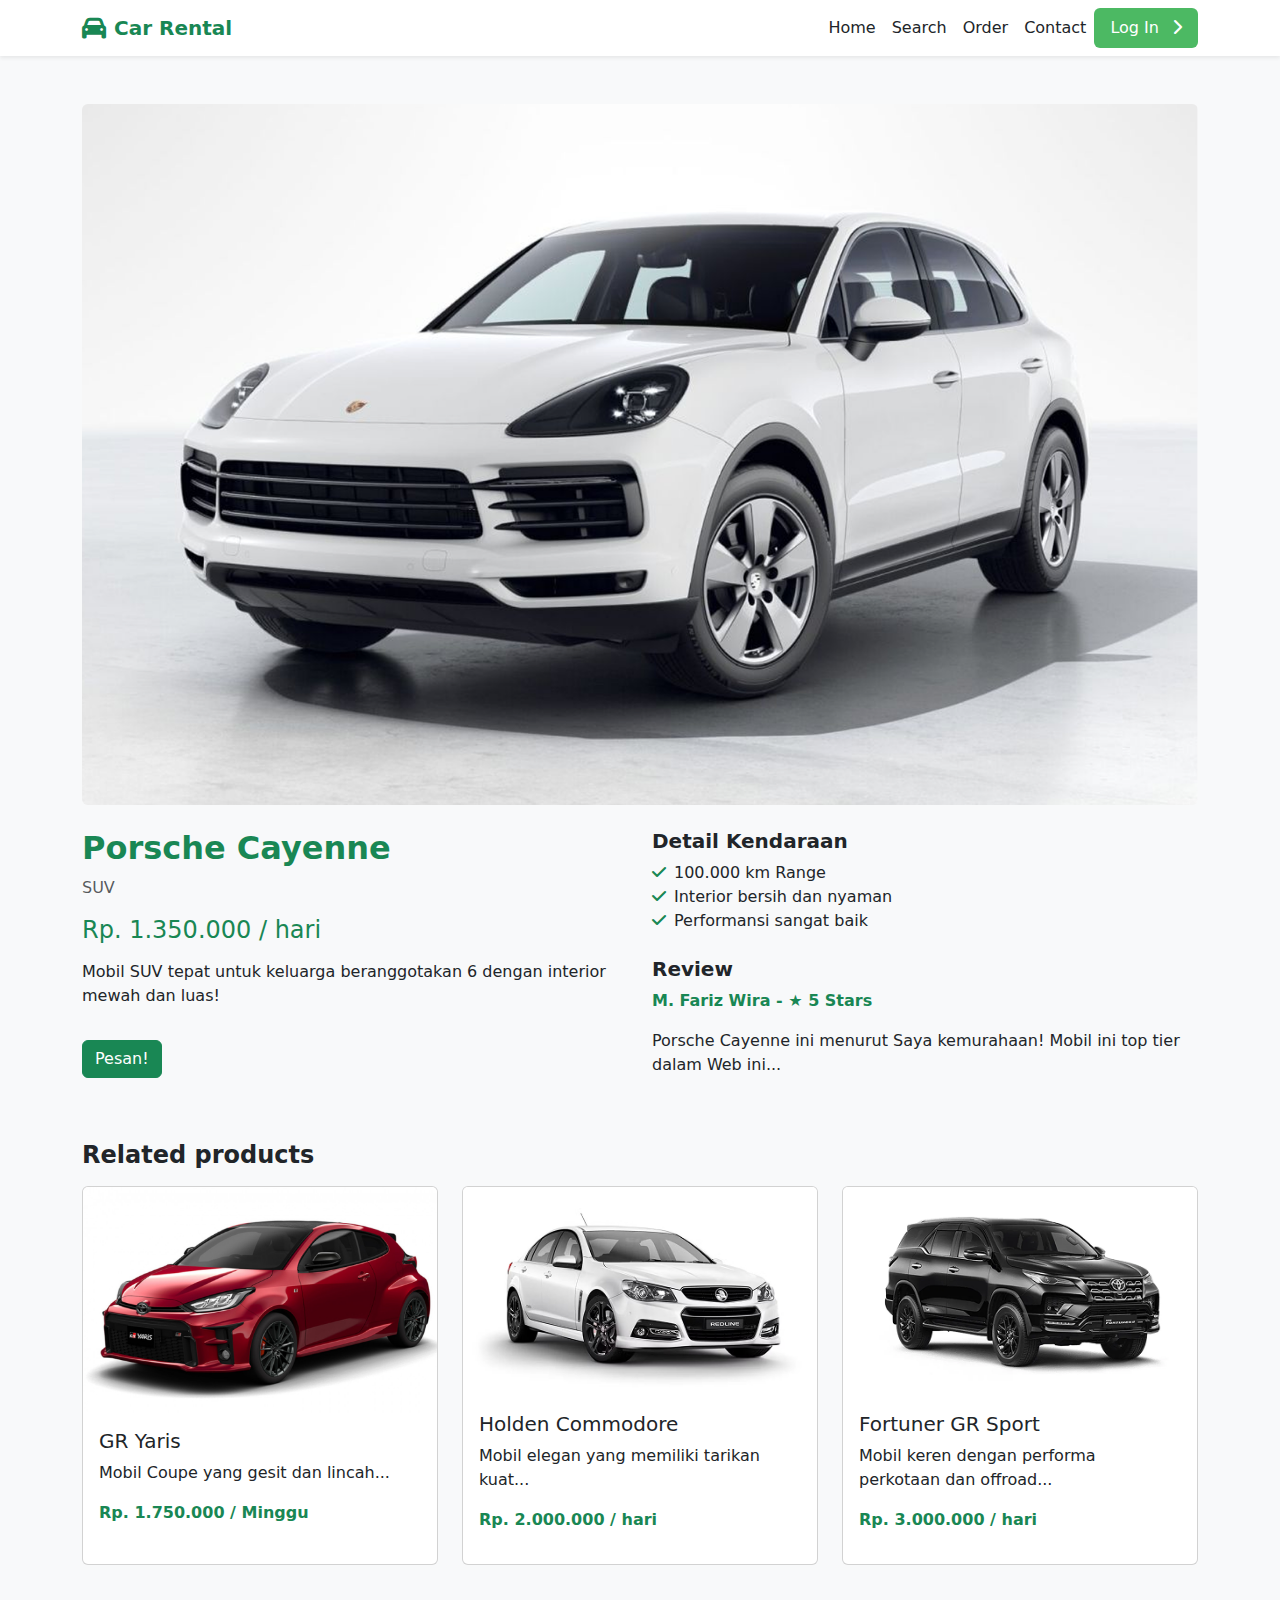
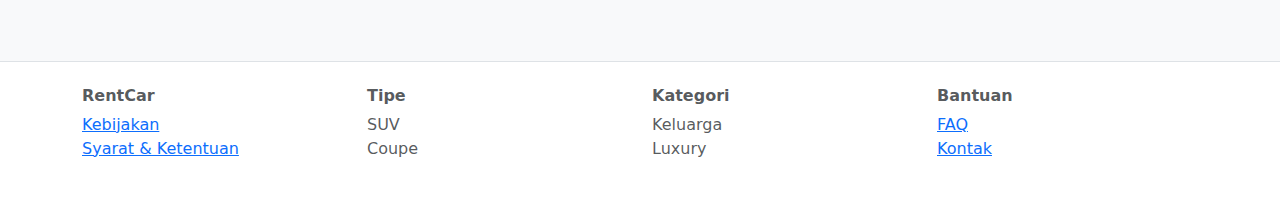
<file: Car_Rental/pages/detail.html>
<!DOCTYPE html>
<html lang="id">
<head>
  <meta charset="UTF-8" />
  <meta name="viewport" content="width=device-width, initial-scale=1.0"/>
  <title id="car-title-tab">Detail Mobil</title>

  <!-- Bootstrap & Font Awesome -->
  <link rel="stylesheet" href="https://cdn.jsdelivr.net/npm/bootstrap@5.3.0/dist/css/bootstrap.min.css" />
  <link rel="stylesheet" href="https://cdnjs.cloudflare.com/ajax/libs/font-awesome/6.5.0/css/all.min.css" />

  <style>
    .login-btn {
      display: inline-block;
      background-color: #4CB963;
      color: #fff;
      padding: 8px 16px;
      border-radius: 6px;
      font-weight: 500;
      text-decoration: none;
      transition: background-color 0.3s ease, transform 0.2s ease;
    }

    .login-btn i {
      margin-left: 8px;
    }

    .login-btn:hover {
      background-color: #3aaa57;
      transform: translateX(2px);
      color: #fff;
    }

    .car-card img {
      width: 100%;
      height: auto;
      object-fit: cover;
    }

    .filter-btn.active {
      background-color: #28a745 !important;
      color: white !important;
    }
  </style>
</head>
<body class="bg-light">

  <!-- Navbar -->
  <nav class="navbar navbar-expand-md navbar-light bg-white shadow-sm">
    <div class="container">
      <a class="navbar-brand d-flex align-items-center" href="/WebApp/Car_Rental/index.html">
        <i class="fas fa-car text-success me-2 fs-4"></i>
        <span class="fw-bold text-success fs-5">Car Rental</span>
      </a>

      <button class="navbar-toggler" type="button" data-bs-toggle="collapse" data-bs-target="#mainNavbar">
        <span class="navbar-toggler-icon"></span>
      </button>

      <div class="collapse navbar-collapse" id="mainNavbar">
        <ul class="navbar-nav ms-auto mb-2 mb-md-0">
          <li class="nav-item"><a class="nav-link text-dark" href="/WebApp/Car_Rental/index.html">Home</a></li>
          <li class="nav-item"><a class="nav-link text-dark" href="search.html">Search</a></li>
          <li class="nav-item"><a class="nav-link text-dark" href="detail.html">Order</a></li>
          <li class="nav-item"><a class="nav-link text-dark" href="#">Contact</a></li>
          <li class="nav-item">
            <a href="login.html" class="login-btn">Log In <i class="fas fa-chevron-right"></i></a>
          </li>
        </ul>
      </div>
    </div>
  </nav>

  <!-- Main Content -->
  <main class="container py-5">
    <!-- Image -->
    <div class="text-center mb-4">
      <img id="car-image" src="../assets/images/Cayenne_Header.png" alt="Porsche Cayenne" class="img-fluid rounded" />
    </div>

    <!-- Info -->
    <div class="row">
      <div class="col-md-6">
        <h2 id="car-name" class="text-success fw-bold">Porsche Cayenne</h2>
        <p id="car-type" class="text-muted">SUV</p>
        <h4 id="car-price" class="text-success">Rp. 1.350.000 / hari</h4>
        <p id="car-description" class="mt-3">
          Mobil SUV tepat untuk keluarga beranggotakan 6 dengan interior mewah dan luas!
        </p>
        <a href="payment.html" class="btn btn-success mt-3">Pesan!</a>
      </div>
      <div class="col-md-6">
        <h5 class="fw-bold">Detail Kendaraan</h5>
        <ul id="car-specs" class="list-unstyled mb-4">
          <li><i class="fas fa-check text-success me-2"></i>100.000 km Range</li>
          <li><i class="fas fa-check text-success me-2"></i>Interior bersih dan nyaman</li>
          <li><i class="fas fa-check text-success me-2"></i>Performansi sangat baik</li>
        </ul>
        <h5 class="fw-bold">Review</h5>
        <p id="review-name" class="text-success fw-semibold">M. Fariz Wira - ★ 5 Stars</p>
        <p id="review-text">Porsche Cayenne ini menurut Saya kemurahaan! Mobil ini top tier dalam Web ini...</p>
      </div>
    </div>

    <!-- Related Products -->
    <div class="mt-5">
      <h4 class="fw-bold mb-3">Related products</h4>
      <div class="row g-4">
        <div class="col-md-4">
          <div class="card h-100" onclick="location.href='detail-yaris.html'" style="cursor: pointer;">
            <img src="../assets/images/Yaris.png" class="card-img-top" alt="GR Yaris">
            <div class="card-body">
              <h5 class="card-title">GR Yaris</h5>
              <p class="card-text">Mobil Coupe yang gesit dan lincah...</p>
              <p class="text-success fw-bold">Rp. 1.750.000 / Minggu</p>
            </div>
          </div>
        </div>
        <div class="col-md-4">
          <div class="card h-100" onclick="location.href='detail-holden.html'" style="cursor: pointer;">
            <img src="../assets/images/Holden.png" class="card-img-top" alt="Holden Commodore">
            <div class="card-body">
              <h5 class="card-title">Holden Commodore</h5>
              <p class="card-text">Mobil elegan yang memiliki tarikan kuat...</p>
              <p class="text-success fw-bold">Rp. 2.000.000 / hari</p>
            </div>
          </div>
        </div>
        <div class="col-md-4">
          <div class="card h-100" onclick="location.href='detail-fortuner.html'" style="cursor: pointer;">
            <img src="../assets/images/Fortuner.png" class="card-img-top" alt="Fortuner GR Sport">
            <div class="card-body">
              <h5 class="card-title">Fortuner GR Sport</h5>
              <p class="card-text">Mobil keren dengan performa perkotaan dan offroad...</p>
              <p class="text-success fw-bold">Rp. 3.000.000 / hari</p>
            </div>
          </div>
        </div>
      </div>
    </div>
  </main>

  <!-- Footer -->
  <footer class="bg-white border-top mt-5 py-4">
    <div class="container">
      <div class="row text-muted text-center text-md-start">
        <div class="col-md-3">
          <h6 class="fw-bold">RentCar</h6>
          <ul class="list-unstyled">
            <li><a href="#">Kebijakan</a></li>
            <li><a href="#">Syarat & Ketentuan</a></li>
          </ul>
        </div>
        <div class="col-md-3">
          <h6 class="fw-bold">Tipe</h6>
          <ul class="list-unstyled"><li>SUV</li><li>Coupe</li></ul>
        </div>
        <div class="col-md-3">
          <h6 class="fw-bold">Kategori</h6>
          <ul class="list-unstyled"><li>Keluarga</li><li>Luxury</li></ul>
        </div>
        <div class="col-md-3">
          <h6 class="fw-bold">Bantuan</h6>
          <ul class="list-unstyled">
            <li><a href="#">FAQ</a></li>
            <li><a href="#">Kontak</a></li>
          </ul>
        </div>
      </div>
    </div>
  </footer>

  <!-- Bootstrap Script -->
  <script src="https://cdn.jsdelivr.net/npm/bootstrap@5.3.0/dist/js/bootstrap.bundle.min.js"></script>

</body>
</html>
</file>
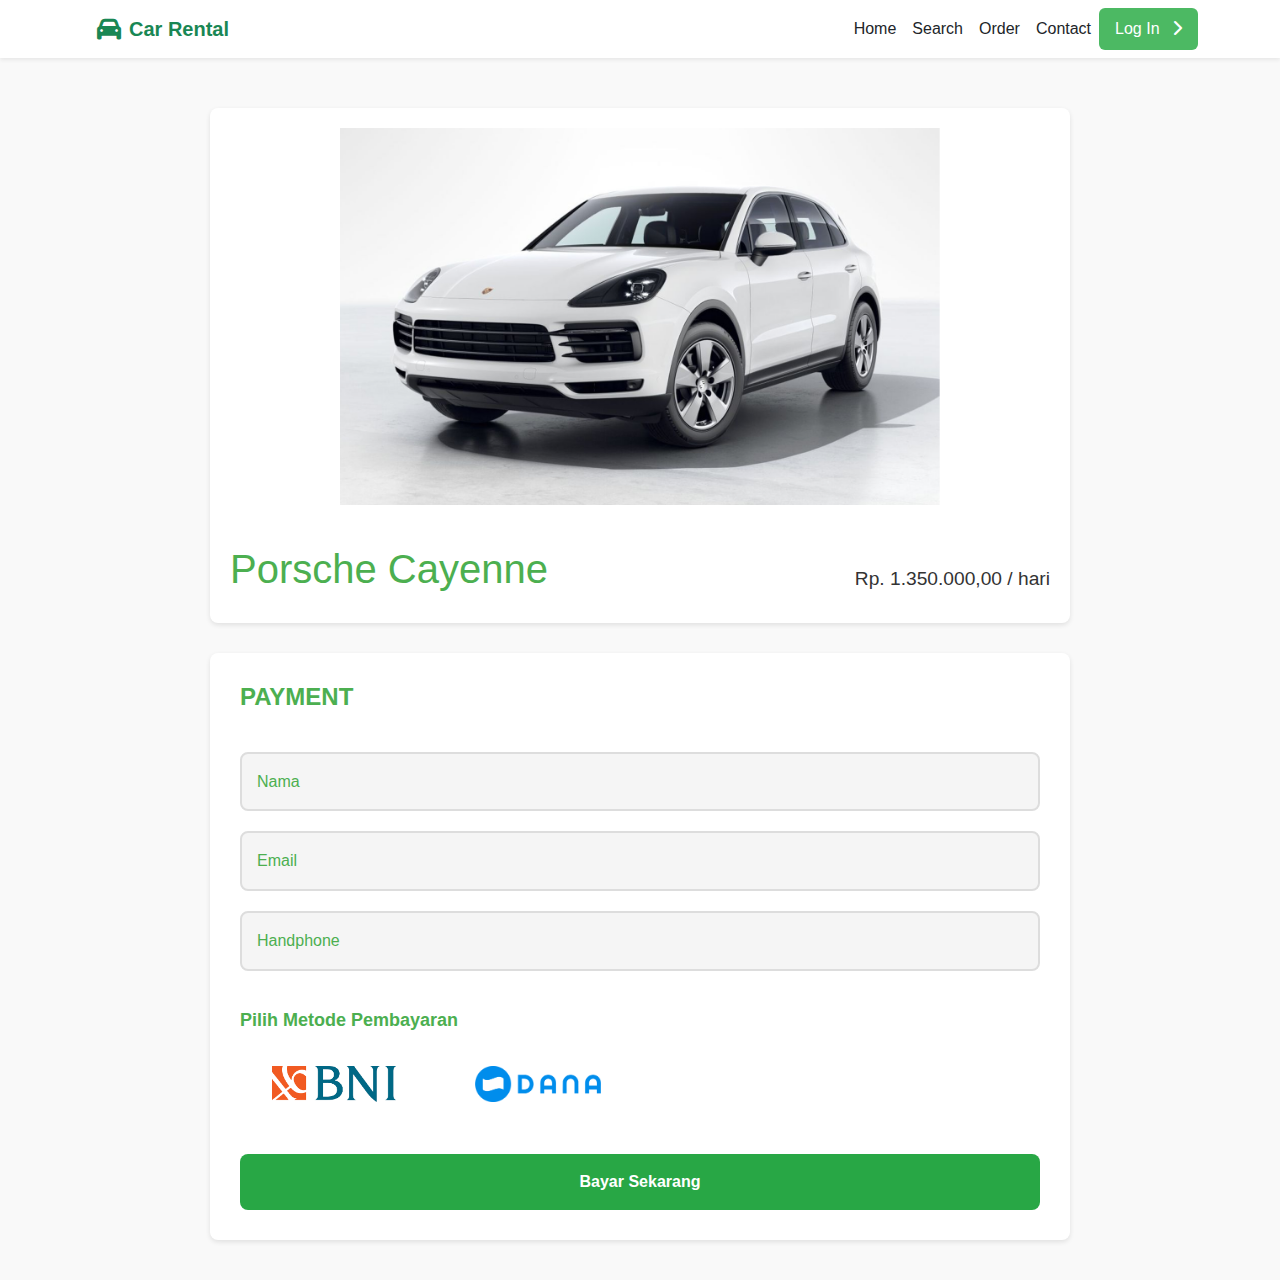
<file: Car_Rental/pages/payment.html>
<!DOCTYPE html>
<html lang="id">
<head>
  <meta charset="UTF-8" />
  <meta name="viewport" content="width=device-width, initial-scale=1.0"/>
  <title>Porsche Cayenne</title>

  <!-- Bootstrap & Font Awesome -->
  <link rel="stylesheet" href="https://cdn.jsdelivr.net/npm/bootstrap@5.3.0/dist/css/bootstrap.min.css" />
  <link rel="stylesheet" href="https://cdnjs.cloudflare.com/ajax/libs/font-awesome/6.5.0/css/all.min.css" />

  <!-- Custom CSS -->
  <link rel="stylesheet" href="../assets/css/style_payment.css">

  <!-- Midtrans Snap.js -->
  <script src="https://app.sandbox.midtrans.com/snap/snap.js" data-client-key="YOUR_CLIENT_KEY_HERE"></script>

  <style>
    .login-btn {
      display: inline-block;
      background-color: #4CB963;
      color: #fff;
      padding: 8px 16px;
      border-radius: 6px;
      font-weight: 500;
      text-decoration: none;
      transition: background-color 0.3s ease, transform 0.2s ease;
    }

    .login-btn i {
      margin-left: 8px;
    }

    .login-btn:hover {
      background-color: #3aaa57;
      transform: translateX(2px);
      color: #fff;
    }
  </style>
</head>

<body>

  <!-- Navbar -->
  <nav class="navbar navbar-expand-md navbar-light bg-white shadow-sm">
    <div class="container">
      <a class="navbar-brand d-flex align-items-center" href="index.html">
        <i class="fas fa-car text-success me-2 fs-4"></i>
        <span class="fw-bold text-success fs-5">Car Rental</span>
      </a>

      <button class="navbar-toggler" type="button" data-bs-toggle="collapse" data-bs-target="#mainNavbar">
        <span class="navbar-toggler-icon"></span>
      </button>

      <div class="collapse navbar-collapse" id="mainNavbar">
        <ul class="navbar-nav ms-auto mb-2 mb-md-0">
          <li class="nav-item"><a class="nav-link text-dark" href="../Car_Rental/index.html">Home</a></li>
          <li class="nav-item"><a class="nav-link text-dark" href="../Car_Rental/pages/search.html">Search</a></li>
          <li class="nav-item"><a class="nav-link text-dark" href="../Car_Rental/pages/detail.html">Order</a></li>
          <li class="nav-item"><a class="nav-link text-dark" href="#">Contact</a></li>
          <li class="nav-item">
            <a href="../Car_Rental/pages/login.html" class="login-btn">Log In <i class="fas fa-chevron-right"></i></a>
          </li>
        </ul>
      </div>
    </div>
  </nav>
<body>
    <main>

        <!-- Car Information Section -->
        <section class="car-info">
            <img src="../assets/images/Cayenne_Header.png" alt="Porsche Cayenne">
            <div style="display: flex; justify-content: space-between; align-items: center; margin-top: 20px;">
                <h1>Porsche Cayenne</h1>
                <div class="price">Rp. 1.350.000,00 / hari</div>
            </div>
        </section>

        <!-- Payment Form Container -->
        <section class="payment-container">
            <h2 class="payment-title">PAYMENT</h2>
            
            <form id="payment-form" method="POST" action="midtrans_payment.php">
                <input type="text" name="name" placeholder="Nama" required>
                <input type="email" name="email" placeholder="Email" required>
                <input type="text" name="phone" placeholder="Handphone" required>
                
                <div class="payment-methods-title">Pilih Metode Pembayaran</div>
                
                <div class="payment-logos">
                    <img src="../assets/images/bni-img.png" alt="BNI" onclick="selectPayment('bni', this)">
                    <img src="../assets/images/dana-img.png" alt="DANA" onclick="selectPayment('dana', this)">
                </div>
                
                <input type="hidden" name="payment_method" id="payment_method" value="">
                <button id="pay-button" type="submit">
                    <span class="button-text">Bayar Sekarang</span>
                    <div class="loading">
                        <div class="loading-spinner"></div>
                    </div>
                </button>
            </form>
        </section>
    </main>

    <!-- Success Popup -->
    <div class="popup-overlay" id="successPopup">
        <div class="success-popup">
            <div class="success-icon">✓</div>
            <h2>Pembayaran Berhasil!</h2>
            <p>Terima kasih! Pesanan Anda telah berhasil diproses.</p>
            
            <div class="order-details">
                <h3>Detail Pesanan</h3>
                <div class="detail-row">
                    <span>Mobil:</span>
                    <span>Porsche Cayenne</span>
                </div>
                <div class="detail-row">
                    <span>Harga per hari:</span>
                    <span>Rp. 1.360.000,00</span>
                </div>
                <div class="detail-row">
                    <span>Order ID:</span>
                    <span id="orderId">#ORDER-001</span>
                </div>
                <div class="detail-row">
                    <span>Status:</span>
                    <span style="color: #4CAF50;">✓ Confirmed</span>
                </div>
            </div>
            
            <div class="popup-buttons">
                <button class="btn-secondary" onclick="closePopup()">Tutup</button>
                <button class="btn-primary" onclick="downloadReceipt()">Download Receipt</button>
            </div>
        </div>
    </div>

    <script src="../assets/js/payment.js"></script>
</body>
</html>
</file>
<file: Car_Rental/assets/css/style_payment.css>
* {
    box-sizing: border-box;
    margin: 0;
    padding: 0;
}

body {
    font-family: Arial, sans-serif;
    background-color: #f9f9f9;
    color: #333;
    line-height: 1.6;
}

header {
    background-color: #fff;
    padding: 10px 20px;
    box-shadow: 0 2px 5px rgba(0, 0, 0, 0.1);
}

nav ul {
    list-style: none;
    display: flex;
    justify-content: space-around;
}

nav a {
    text-decoration: none;
    color: #333;
    padding: 10px 15px;
}

main {
    max-width: 900px;
    margin: 0 auto;
    padding: 20px;
}

.car-info {
    text-align: center;
    margin: 30px 0;
    background: white;
    padding: 20px;
    border-radius: 8px;
    box-shadow: 0 2px 5px rgba(0, 0, 0, 0.1);
}

.car-info img {
    width: 80%;
    max-width: 600px;
    height: auto;
    margin-bottom: 20px;
}

.car-info h1 {
    font-size: 2.5em;
    margin-bottom: 10px;
    color: #4CAF50;
    font-weight: normal;
}

.car-info .price {
    font-size: 1.2em;
    color: #333;
    text-align: right;
    margin-top: 10px;
}

.payment-container {
    background-color: #fff;
    border-radius: 8px;
    padding: 30px;
    box-shadow: 0 2px 5px rgba(0, 0, 0, 0.1);
    margin: 20px 0;
}

.payment-title {
    color: #4CAF50;
    font-size: 24px;
    font-weight: bold;
    margin-bottom: 30px;
    text-align: left;
}

#payment-form input {
    width: 100%;
    padding: 15px;
    margin: 10px 0;
    border: 2px solid #ddd;
    border-radius: 8px;
    font-size: 16px;
    background-color: #f5f5f5;
    transition: border-color 0.3s ease;
}

#payment-form input:focus {
    outline: none;
    border-color: #4CAF50;
    background-color: white;
}

#payment-form input::placeholder {
    color: #4CAF50;
    font-weight: 500;
}

.payment-methods-title {
    color: #4CAF50;
    font-size: 18px;
    font-weight: bold;
    margin: 25px 0 15px 0;
}

.payment-logos {
    display: grid;
    grid-template-columns: repeat(4, 1fr);
    gap: 15px;
    margin: 20px 0;
}

.payment-logos img {
    width: 100%;
    height: 60px;
    object-fit: contain;
    cursor: pointer;
    transition: transform 0.2s ease;
    border: 2px solid transparent;
    border-radius: 8px;
    padding: 10px;
    background: white;
}

.payment-logos img:hover {
    transform: scale(1.05);
    border-color: #4CAF50;
    box-shadow: 0 2px 8px rgba(76, 175, 80, 0.2);
}

.payment-logos img.selected {
    border-color: #4CAF50;
    background-color: #f8fff8;
}

#pay-button {
    width: 100%;
    padding: 15px;
    background-color: #28a745;
    color: white;
    border: none;
    border-radius: 8px;
    cursor: pointer;
    font-size: 16px;
    font-weight: bold;
    margin-top: 20px;
    transition: background-color 0.3s ease;
    position: relative;
}

#pay-button:hover:not(:disabled) {
    background-color: #218838;
}

#pay-button:disabled {
    opacity: 0.6;
    cursor: not-allowed;
}

footer {
    text-align: center;
    padding: 40px 20px;
    background-color: #fff;
    margin-top: 40px;
}

.footer-content {
    display: grid;
    grid-template-columns: repeat(4, 1fr);
    gap: 40px;
    max-width: 1200px;
    margin: 0 auto;
    text-align: left;
}

.footer-section h3 {
    margin-bottom: 15px;
    color: #333;
}

.footer-section p {
    color: #666;
    margin-bottom: 10px;
}

.social-icons {
    display: flex;
    gap: 15px;
    margin-top: 20px;
}

.social-icons a {
    width: 40px;
    height: 40px;
    background-color: #f0f0f0;
    border-radius: 50%;
    display: flex;
    align-items: center;
    justify-content: center;
    text-decoration: none;
    color: #333;
    transition: background-color 0.3s ease;
}

.social-icons a:hover {
    background-color: #4CAF50;
    color: white;
}

/* Success Popup Styles */
.popup-overlay {
    position: fixed;
    top: 0;
    left: 0;
    width: 100%;
    height: 100%;
    background: rgba(0, 0, 0, 0.7);
    display: flex;
    justify-content: center;
    align-items: center;
    z-index: 1000;
    opacity: 0;
    visibility: hidden;
    transition: all 0.3s ease;
}

.popup-overlay.show {
    opacity: 1;
    visibility: visible;
}

.success-popup {
    background: white;
    border-radius: 20px;
    padding: 40px;
    text-align: center;
    max-width: 450px;
    width: 90%;
    transform: scale(0.7);
    transition: transform 0.3s ease;
    box-shadow: 0 25px 50px rgba(0,0,0,0.25);
}

.popup-overlay.show .success-popup {
    transform: scale(1);
}

.success-icon {
    width: 80px;
    height: 80px;
    background: linear-gradient(135deg, #4CAF50, #45a049);
    border-radius: 50%;
    margin: 0 auto 25px;
    display: flex;
    align-items: center;
    justify-content: center;
    font-size: 40px;
    color: white;
    animation: successPulse 2s infinite;
}

@keyframes successPulse {
    0%, 100% { transform: scale(1); }
    50% { transform: scale(1.1); }
}

.success-popup h2 {
    color: #333;
    margin-bottom: 15px;
    font-size: 2em;
    font-weight: bold;
}

.success-popup p {
    color: #666;
    margin-bottom: 25px;
    font-size: 1.1em;
    line-height: 1.5;
}

.order-details {
    background: #f8f9fa;
    border-radius: 10px;
    padding: 20px;
    margin: 20px 0;
    border-left: 4px solid #4CAF50;
}

.order-details h3 {
    color: #333;
    margin-bottom: 10px;
    font-size: 1.2em;
}

.detail-row {
    display: flex;
    justify-content: space-between;
    margin-bottom: 8px;
    font-size: 0.95em;
}

.detail-row span:first-child {
    color: #666;
}

.detail-row span:last-child {
    color: #333;
    font-weight: bold;
}

.popup-buttons {
    display: flex;
    gap: 15px;
    margin-top: 25px;
}

.btn-secondary, .btn-primary {
    flex: 1;
    padding: 12px 20px;
    border: none;
    border-radius: 8px;
    font-size: 16px;
    font-weight: bold;
    cursor: pointer;
    transition: all 0.3s ease;
}

.btn-secondary {
    background: #f1f3f4;
    color: #333;
}

.btn-secondary:hover {
    background: #e8eaed;
}

.btn-primary {
    background: linear-gradient(135deg, #4CAF50, #45a049);
    color: white;
}

.btn-primary:hover {
    transform: translateY(-2px);
    box-shadow: 0 8px 25px rgba(76, 175, 80, 0.3);
}

/* Loading animation */
.loading {
    display: none;
    position: absolute;
    top: 50%;
    left: 50%;
    transform: translate(-50%, -50%);
}

.loading-spinner {
    width: 20px;
    height: 20px;
    border: 2px solid #ffffff;
    border-top: 2px solid transparent;
    border-radius: 50%;
    animation: spin 1s linear infinite;
}

@keyframes spin {
    0% { transform: rotate(0deg); }
    100% { transform: rotate(360deg); }
}

#pay-button.loading {
    color: transparent;
}

#pay-button.loading .loading {
    display: block;
}

@media (max-width: 768px) {
    .car-info h1 {
        font-size: 2em;
    }
    
    .success-popup {
        padding: 30px 20px;
    }
    
    .popup-buttons {
        flex-direction: column;
    }
    
    .payment-logos {
        grid-template-columns: repeat(2, 1fr);
    }
    
    .footer-content {
        grid-template-columns: repeat(2, 1fr);
        gap: 20px;
    }
}
</file>
